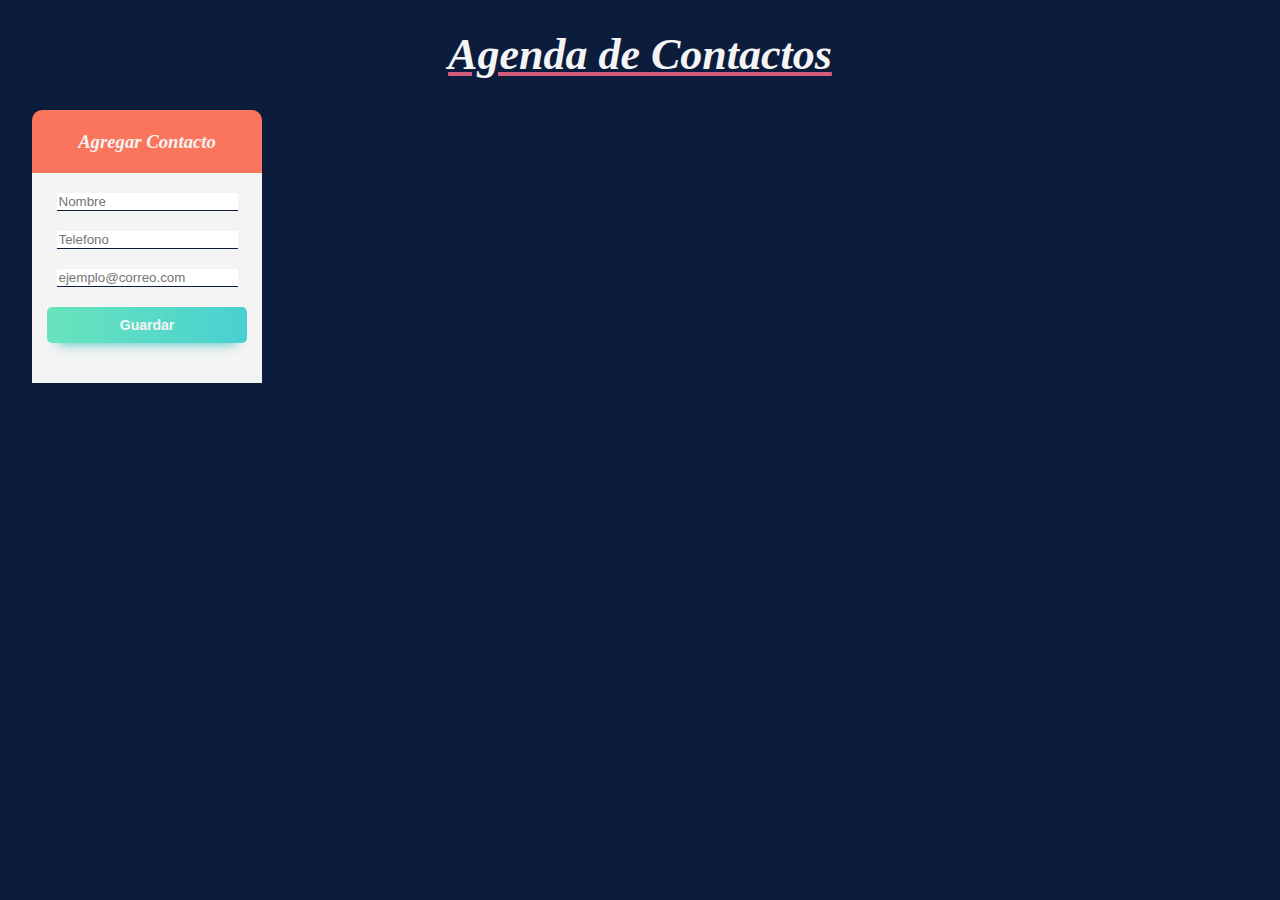
<file: agenda-contactos/index.html>
<!DOCTYPE html>
<html lang="en">
<head>
   <meta charset="UTF-8">
   <meta name="viewport" content="width=device-width, initial-scale=1.0">
   <title>Agenda Contactos</title>
   <link rel="stylesheet" href="./css/estilos.css">
</head>
<body>
   <!-- Barra de Titulo -->
   <header>
      <h1>Agenda de Contactos</h1>
   </header>

   <!-- Contenido de la pagina -->
   <div id="container">
      <!-- formulario -->
   
      <div id="datos">
         <div id="encabezado">
            <h3>Agregar Contacto</h3>
         </div>

         <form id="formulario">
            <input type="text" id="nombre" placeholder="Nombre">
            <input type="text" id="telefono" placeholder="Telefono">
            <input type="email" id="email" placeholder="ejemplo@correo.com">
            <input type="submit" value="Guardar" id="guardar">
         </form>
      </div>
      <!-- espacio de la aegnda -->
      <div id="lista-contactos">
         
      </div>

   </div>

   <script src="./js/script.js"></script>
</body>
</html>
</file>
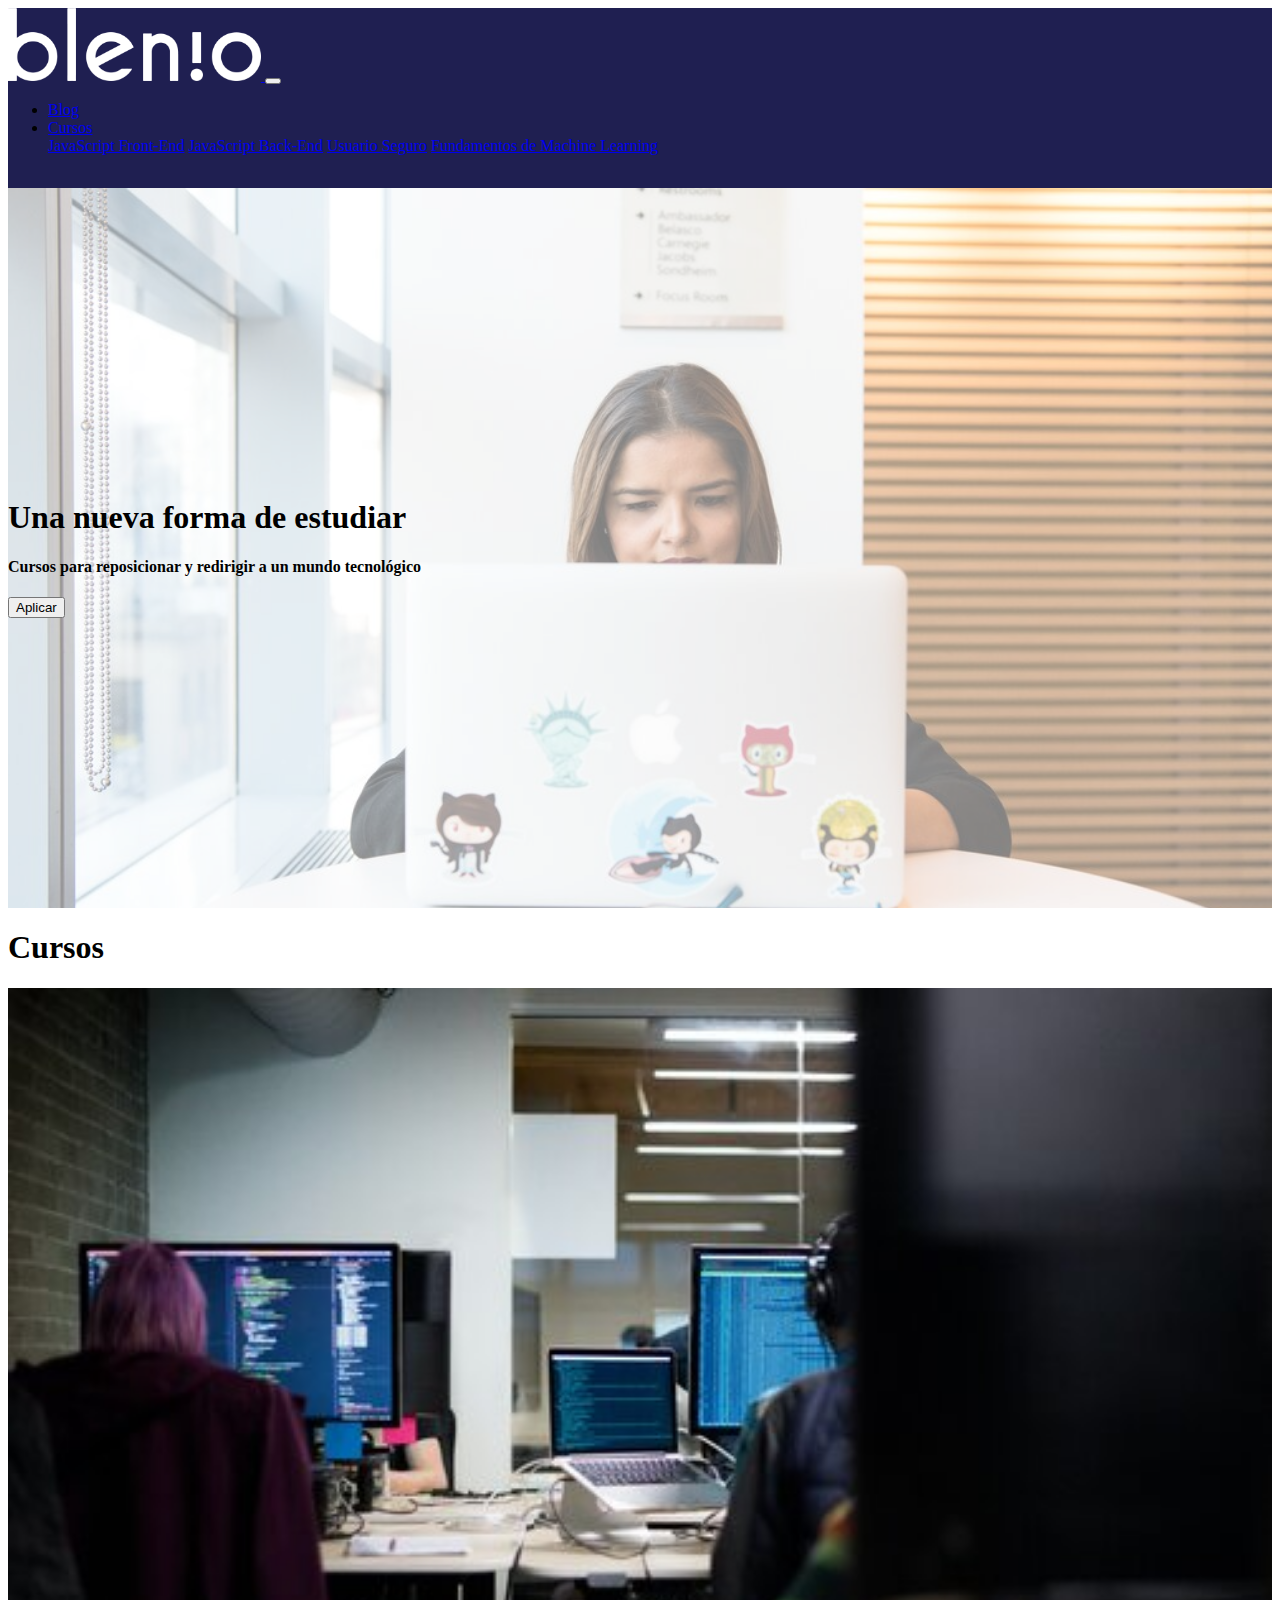
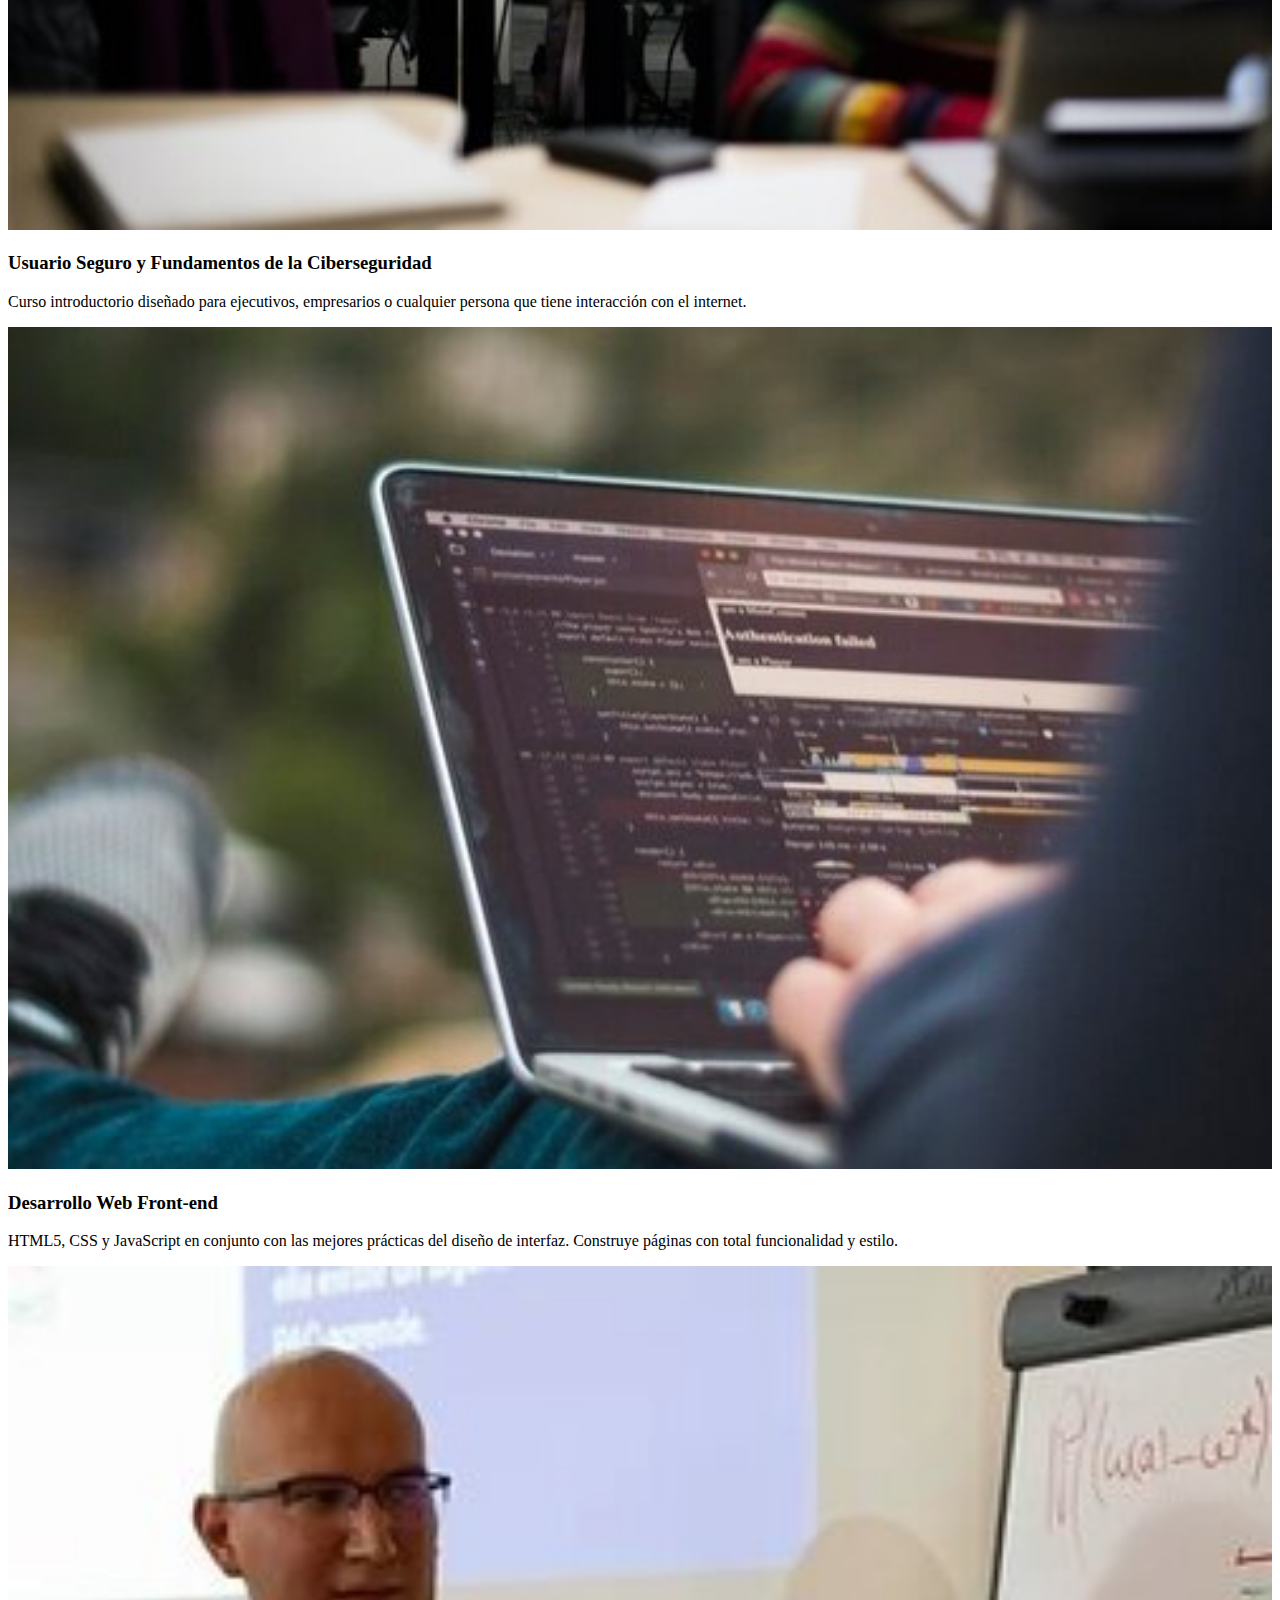
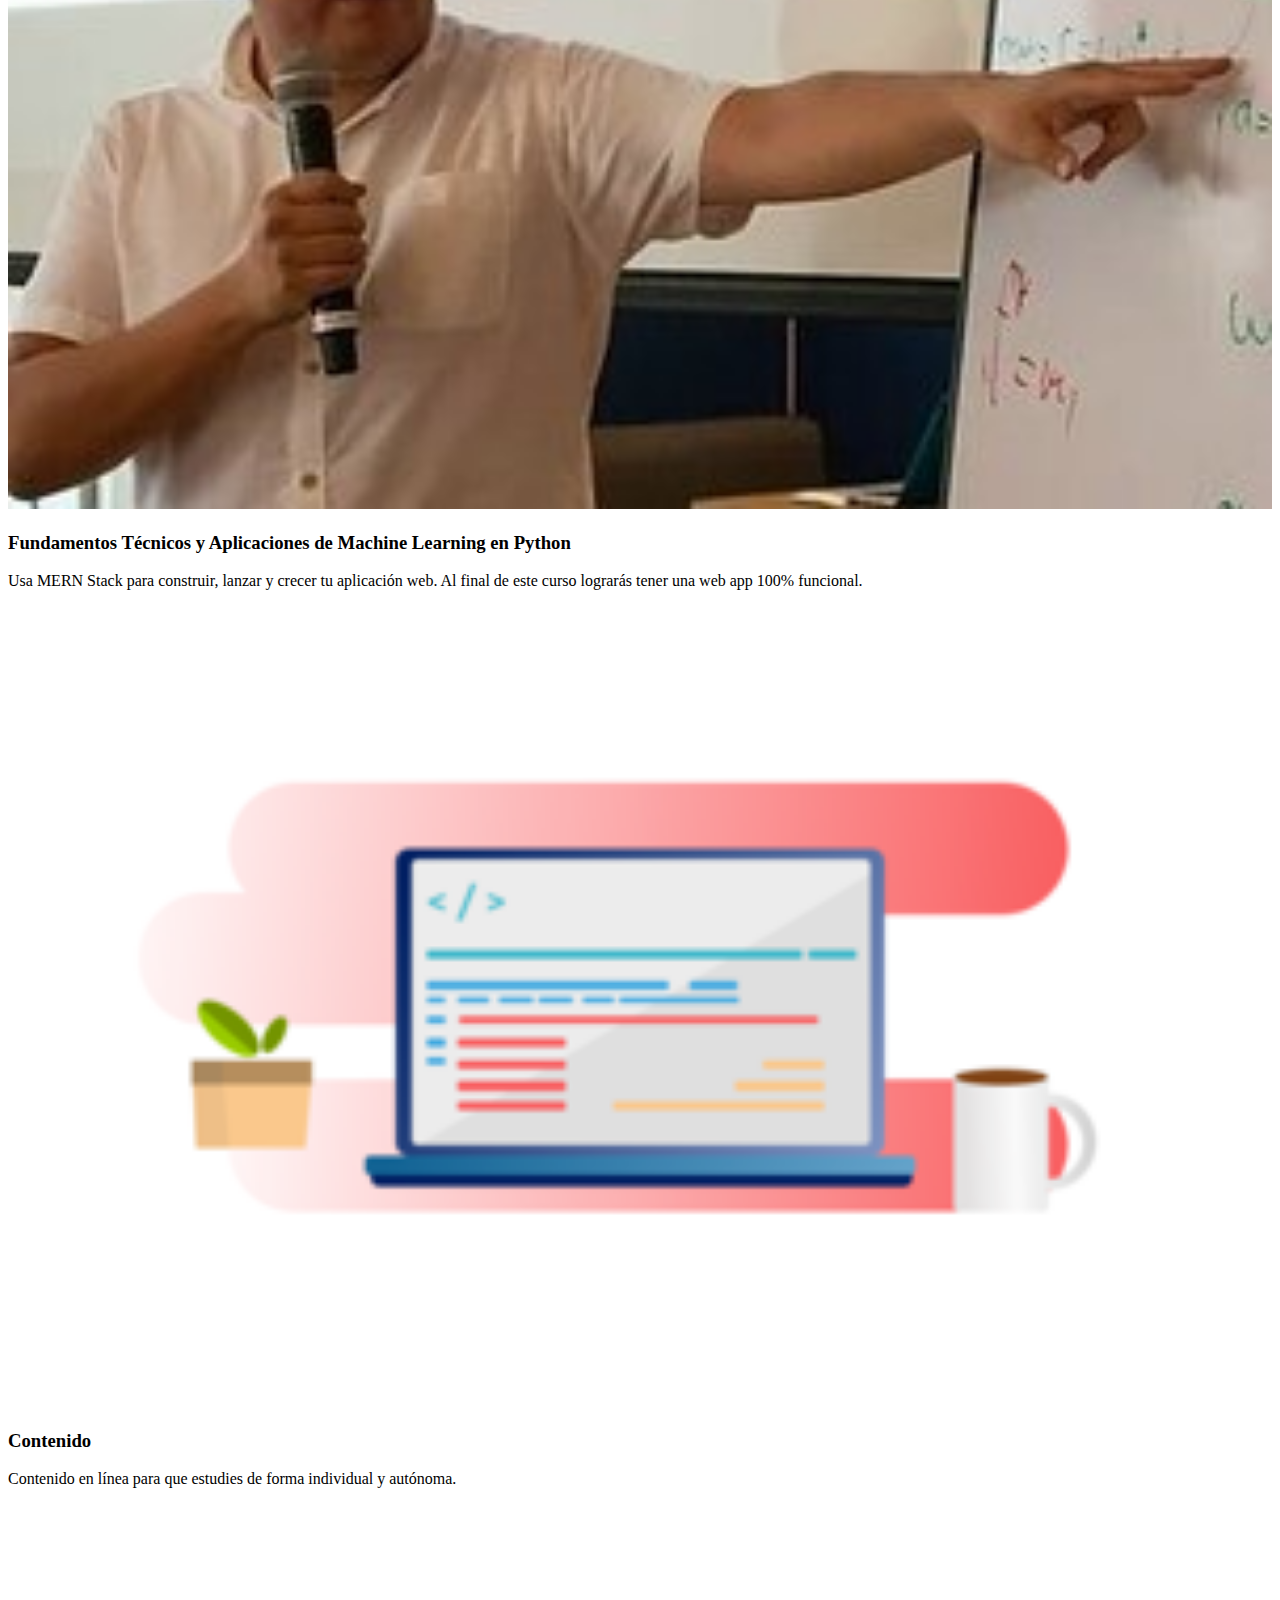
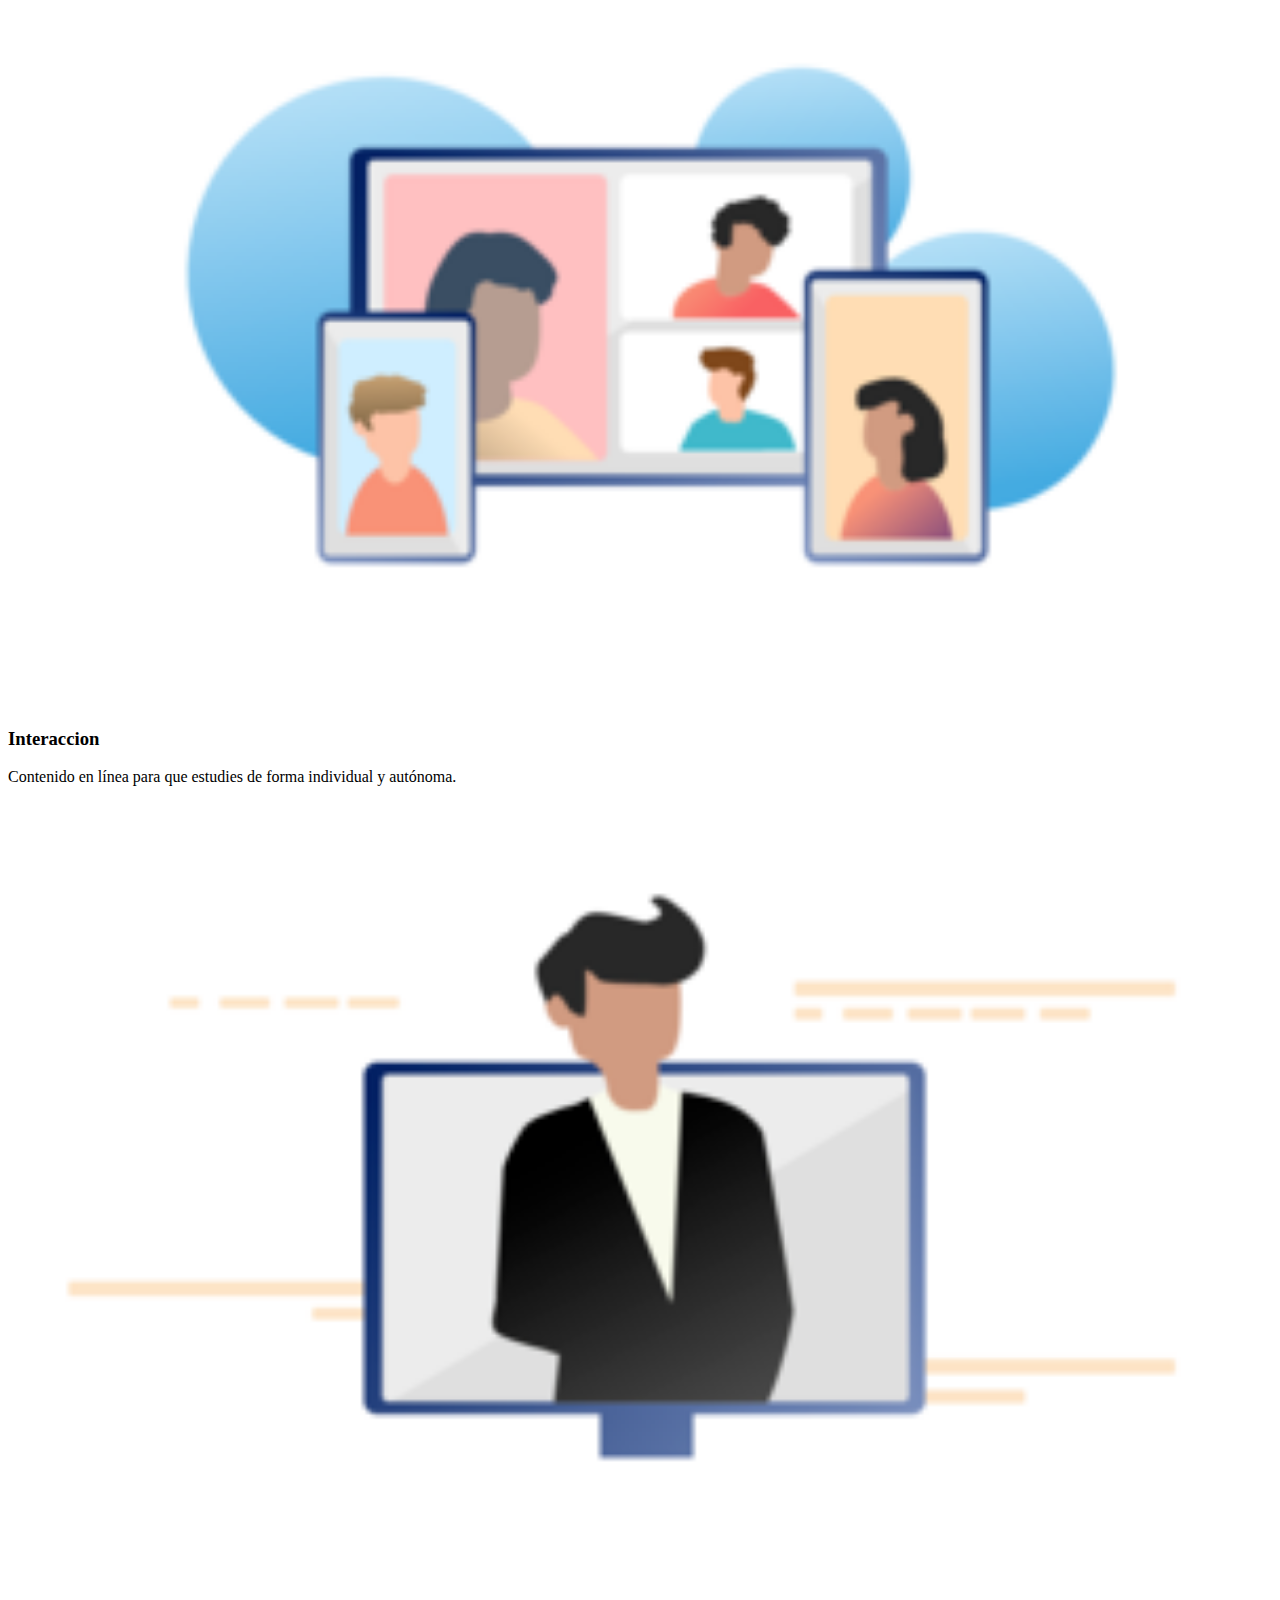
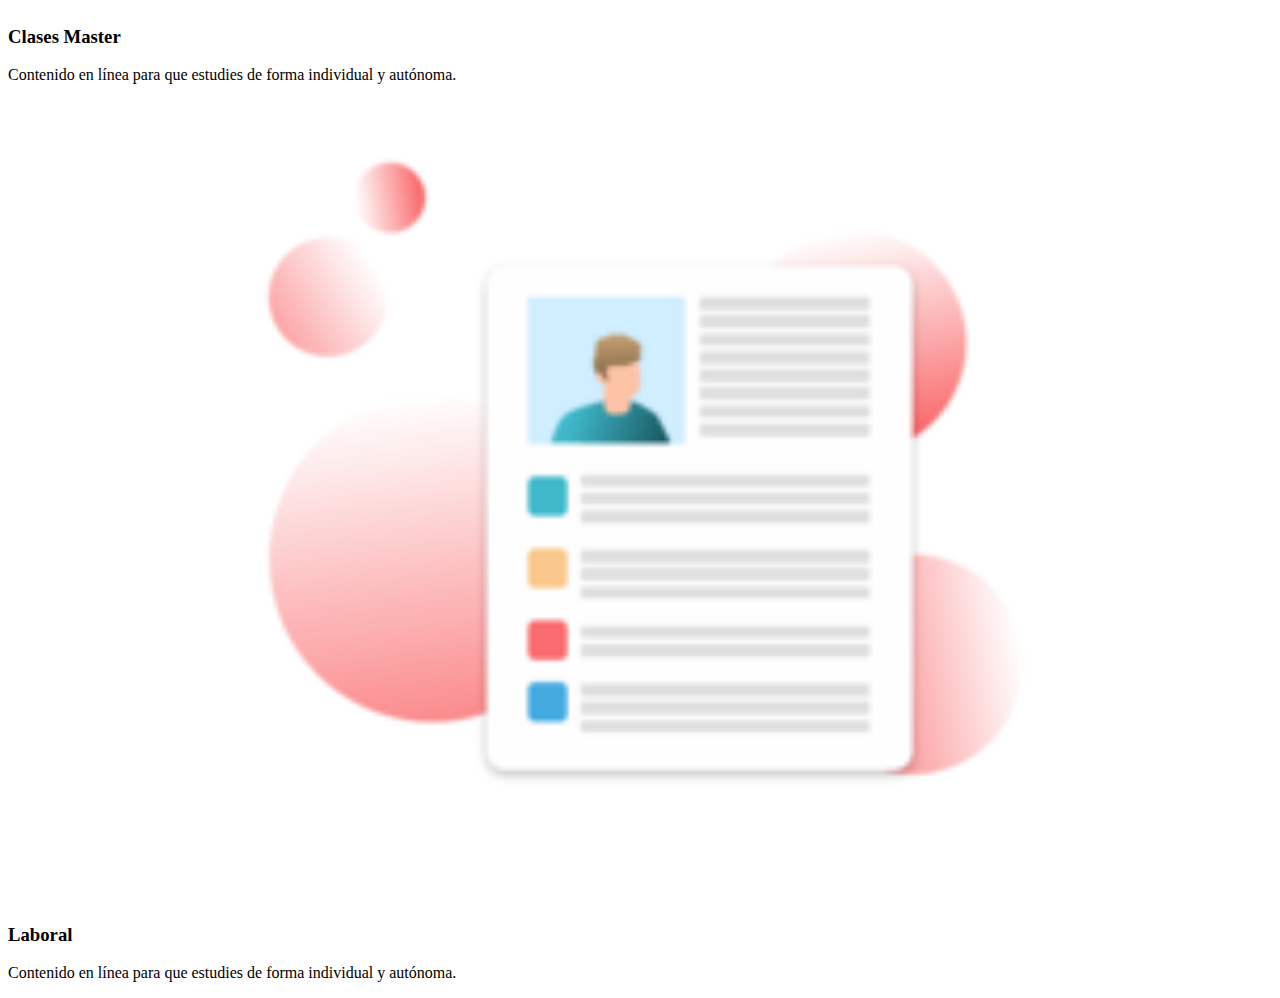
<file: blenio-webSite/index.html>
<!DOCTYPE html>
<html lang="en">
<head>
   <meta charset="UTF-8">
   <meta name="viewport" content="width=device-width, initial-scale=1.0">
   <title>Blenio</title>
   <link rel="stylesheet" href="https://cdn.jsdelivr.net/npm/bootstrap@4.5.3/dist/css/bootstrap.min.css"
      integrity="sha384-TX8t27EcRE3e/ihU7zmQxVncDAy5uIKz4rEkgIXeMed4M0jlfIDPvg6uqKI2xXr2" crossorigin="anonymous">
   <link rel="stylesheet" href="./css/estilos.css">
</head>
<body>
  
      <nav id="navegacion" class="navbar navbar-expand-lg navbar-dark ">
         <div class="container">
            <a class="navbar-brand" href="#">
               <img src="./img/Logoblanco.png" alt="" style="width: 20%">
            </a>
            <button class="navbar-toggler" type="button" data-toggle="collapse" data-target="#navbarSupportedContent"
               aria-controls="navbarSupportedContent" aria-expanded="false" aria-label="Toggle navigation">
               <span class="navbar-toggler-icon"></span>
            </button>
            
            <div class="collapse navbar-collapse" id="navbarSupportedContent">
               <ul class="navbar-nav ml-auto">
                  <li class="nav-item">
                     <a class="nav-link" href="#">Blog</a>
                  </li>
                  <li class="nav-item dropdown">
                     <a class="nav-link dropdown-toggle" href="#" id="navbarDropdown" role="button" data-toggle="dropdown"
                        aria-haspopup="true" aria-expanded="false">
                        Cursos
                     </a>
                     <div class="dropdown-menu" aria-labelledby="navbarDropdown">
                        <a class="dropdown-item" href="#">JavaScript Front-End</a>
                        <a class="dropdown-item" href="#">JavaScript Back-End</a>
                        <a class="dropdown-item" href="#">Usuario Seguro</a>
                        <a class="dropdown-item" href="#">Fundamentos de Machine Learning</a>
                     </div>
                  </li>
               </ul>
            </div>
         </div>
      </nav>

      <header id="encabezado">
         <div class="efecto">
            <div class="container row">
               <div class="col-sm-12">
                  <h1>Una nueva forma de estudiar</h1>
                  <h4>Cursos para reposicionar y redirigir a un mundo tecnológico</h4>
                  <button type="button" class="btn btn-success">Aplicar</button>
               </div>
            </div>
         </div>
      </header>

      <main class="container">
         <h1>Cursos</h1>
         <div class="row">
            <div class="col-sm-12 col-md-6 col-lg-4">
               <img src="./img/curso1.jpg" alt="" class="img-fluid">
               <h3>Usuario Seguro y Fundamentos de la Ciberseguridad</h3>
               <p>Curso introductorio diseñado para ejecutivos, empresarios o cualquier persona que tiene interacción con el internet.
               </p>
            </div>
            <div class="col-sm-12 col-md-6 col-lg-4">
               <img src="./img/curso2.jpg" alt="" class="img-fluid">
               <h3>Desarrollo Web Front-end</h3>
               <p>HTML5, CSS y JavaScript en conjunto con las mejores prácticas del diseño de interfaz. Construye páginas con total funcionalidad y estilo.</p>
            </div>
            <div class="col-sm-12 col-md-6 col-lg-4">
               <img src="./img/curso3.jpg" alt="" class="img-fluid">
               <h3>Fundamentos Técnicos y Aplicaciones de Machine Learning en Python</h3>
               <p>Usa MERN Stack para construir, lanzar y crecer tu aplicación web. Al final de este curso lograrás tener una web app 100% funcional.</p>
            </div>
         </div>
      </main>

      <article class="container">
         <div class="row">
            <div class="col-sm-12 col-md-6 col-lg-3">
               <img src="./img/caracteristicas1.png" alt="">
               <h3>Contenido</h3>
               <p>Contenido en línea para que estudies de forma individual y autónoma.</p>
            </div>
            <div class="col-sm-12 col-md-6 col-lg-3">
               <img src="./img/caracteristicas2.png" alt="">
               <h3>Interaccion</h3>
               <p>Contenido en línea para que estudies de forma individual y autónoma.</p>
            </div>
            <div class="col-sm-12 col-md-6 col-lg-3">
               <img src="./img/caracteristicas3.png" alt="">
               <h3>Clases Master</h3>
               <p>Contenido en línea para que estudies de forma individual y autónoma.</p>
            </div>
            <div class="col-sm-12 col-md-6 col-lg-3">
               <img src="./img/caracteristicas4.png" alt="">
               <h3>Laboral</h3>
               <p>Contenido en línea para que estudies de forma individual y autónoma.</p>
            </div>
         </div>
      </article>


   <script src="https://code.jquery.com/jquery-3.5.1.slim.min.js"
      integrity="sha384-DfXdz2htPH0lsSSs5nCTpuj/zy4C+OGpamoFVy38MVBnE+IbbVYUew+OrCXaRkfj" crossorigin="anonymous"></script>
   <script src="https://cdn.jsdelivr.net/npm/bootstrap@4.5.3/dist/js/bootstrap.bundle.min.js"
      integrity="sha384-ho+j7jyWK8fNQe+A12Hb8AhRq26LrZ/JpcUGGOn+Y7RsweNrtN/tE3MoK7ZeZDyx" crossorigin="anonymous"></script>
</body>
</html>
</file>
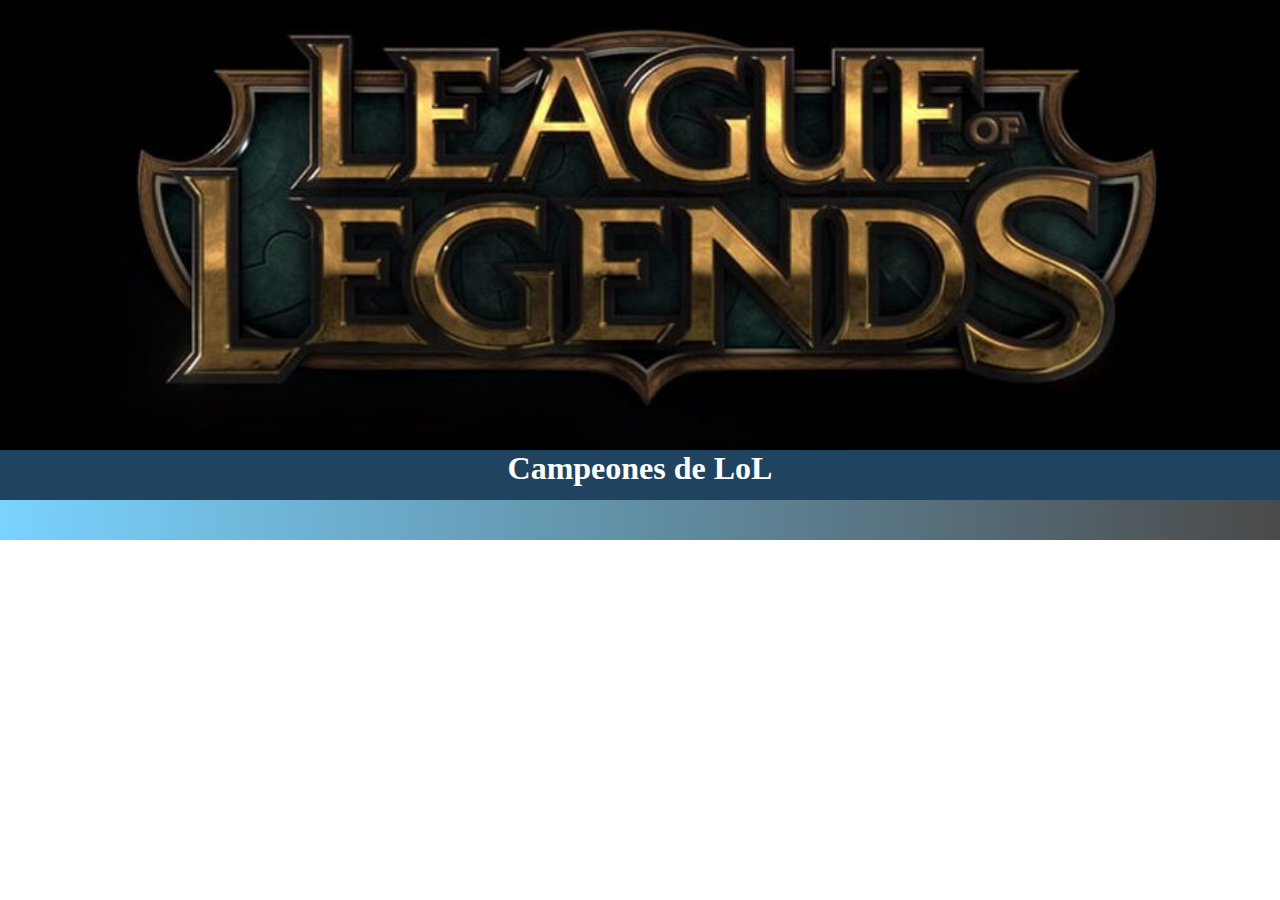
<file: champions-lol/index.html>
<!DOCTYPE html>
<html lang="en">
  <head>
    <meta charset="UTF-8" />
    <meta name="viewport" content="width=device-width, initial-scale=1.0" />
    <title>Consumir API con Fetch</title>
    <link rel="stylesheet" href="styles.css" />
  </head>
  <body>

    <div class="logo-LoL"></div>
    <h1>Campeones de LoL</h1>
    <div class="campeon"></div>
    
    <script src="funciones.js"></script>
  </body>
</html>
</file>
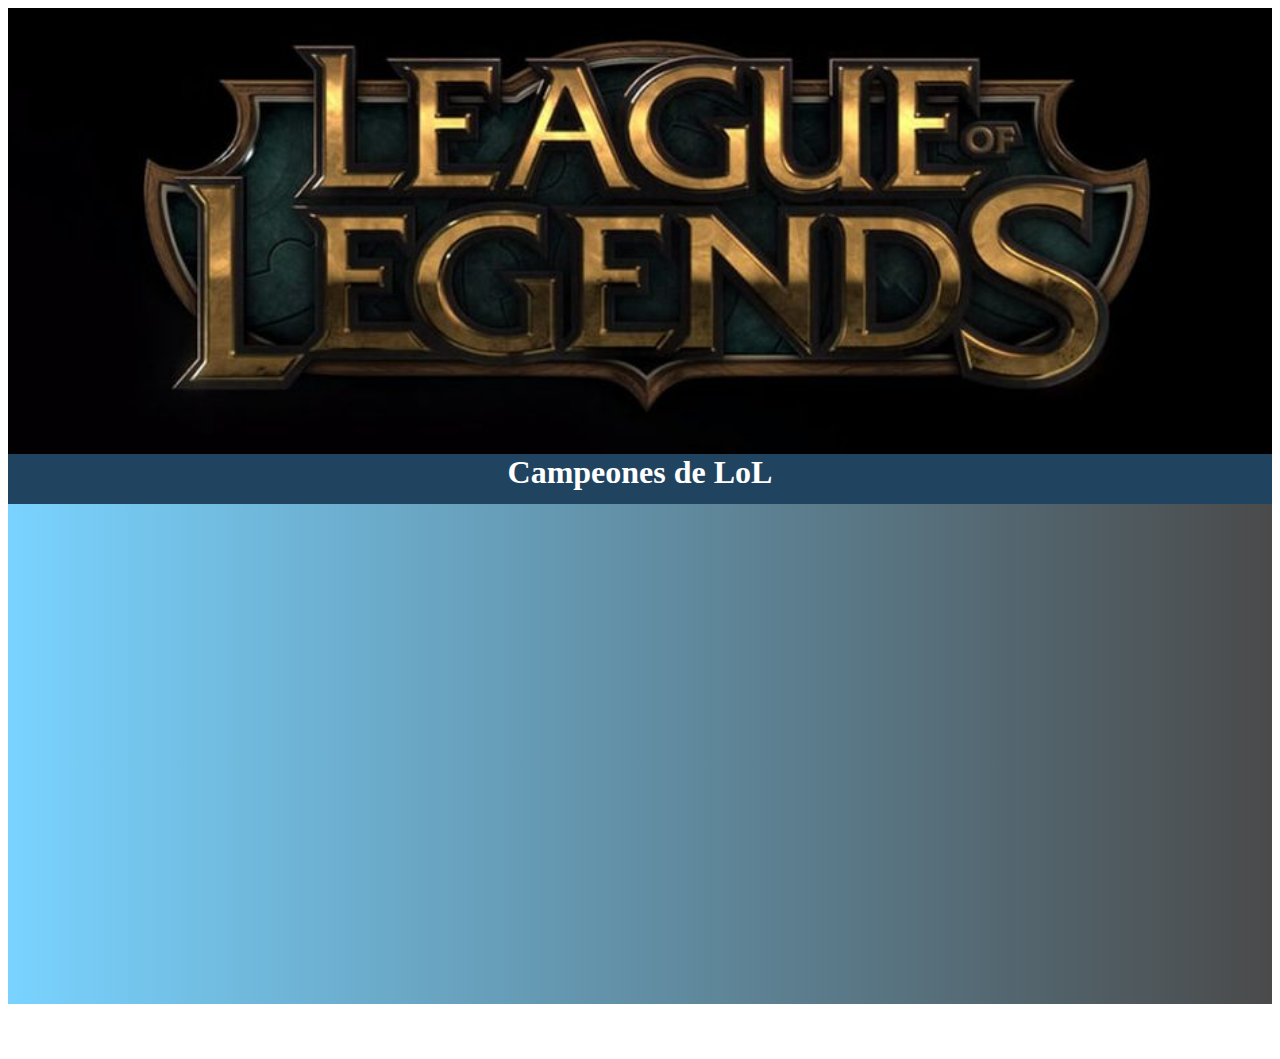
<file: champios-lol/index.html>
<!DOCTYPE html>
<html lang="en">
  <head>
    <meta charset="UTF-8" />
    <meta name="viewport" content="width=device-width, initial-scale=1.0" />
    <title>Consumir API con Fetch</title>
    <link rel="stylesheet" href="styles.css" />
  </head>
  <body>
    <div class="contenedor"></div>
    <h1>Campeones de LoL</h1>
    <div class="campeon"></div>
    
    <script src="funciones.js"></script>
  </body>
</html>
</file>
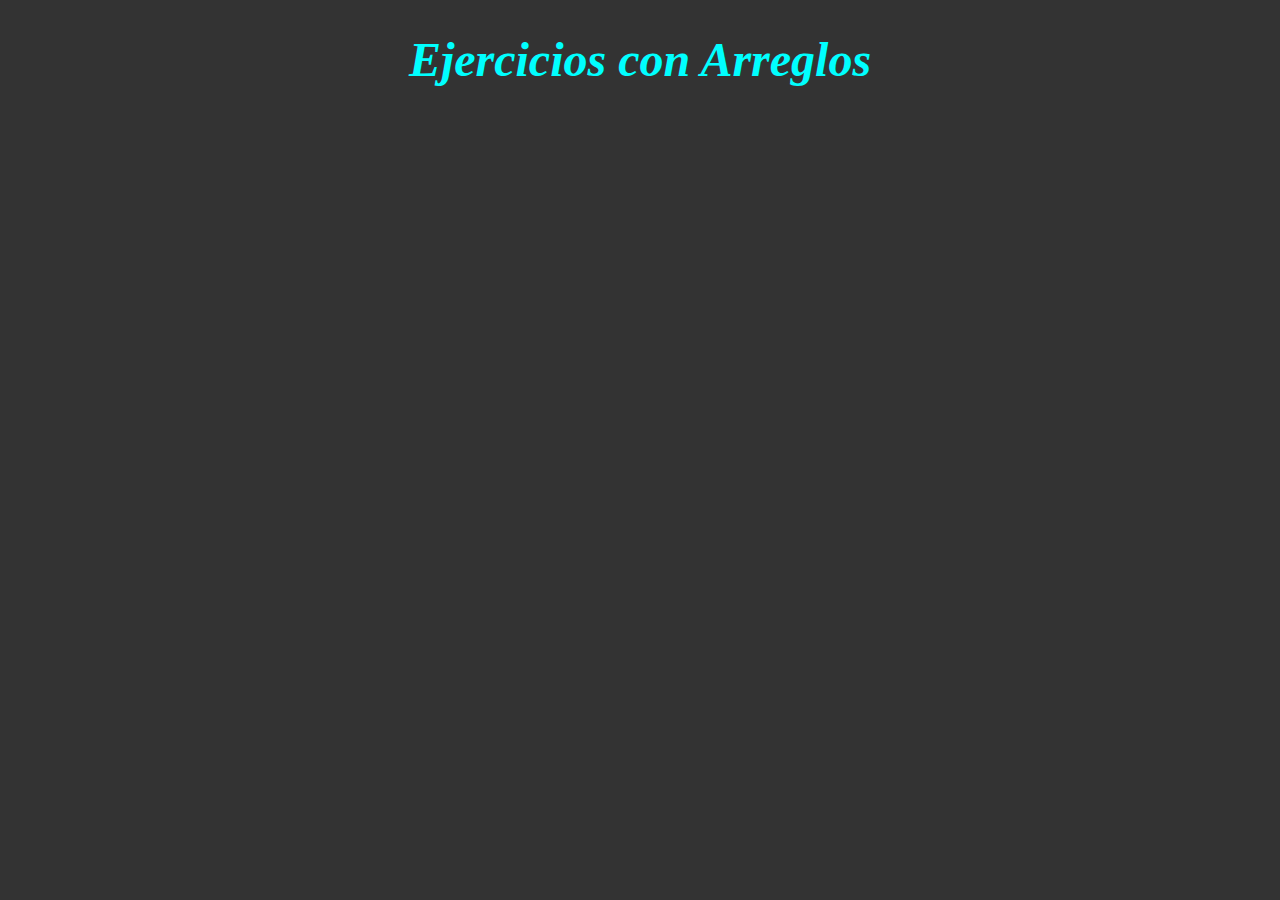
<file: ejercicios_arreglos/index.html>
<!DOCTYPE html>
<html lang="en">
<head>
   <meta charset="UTF-8">
   <meta name="viewport" content="width=device-width, initial-scale=1.0">
   <title>Document</title>
   <style>
      body{
         background-color: #333;
      }
      h1{
         text-align: center;
         font-family: Cambria, Cochin, Georgia, Times, 'Times New Roman', serif;
         font-style: oblique;
         font-size: 3em;
         color: aqua;
      }
   </style>
</head>
<body>
   <h1>Ejercicios con Arreglos</h1>
   <script>
      const array = [
            {
               username: "john",
               team: "red",
               score: 5,
               items: ["ball", "book", "pen"]
            },
            {
               username: "becky",
               team: "blue",
               score: 10,
               items: ["tape", "backpack", "pen"]
            },
            {
               username: "susy",
               team: "red",
               score: 55,
               items: ["ball", "eraser", "pen"]
            },
            {
               username: "tyson",
               team: "green",
               score: 1,
               items: ["book", "pen"]
            },
         ];

   </script>
</body>
</html>
</file>
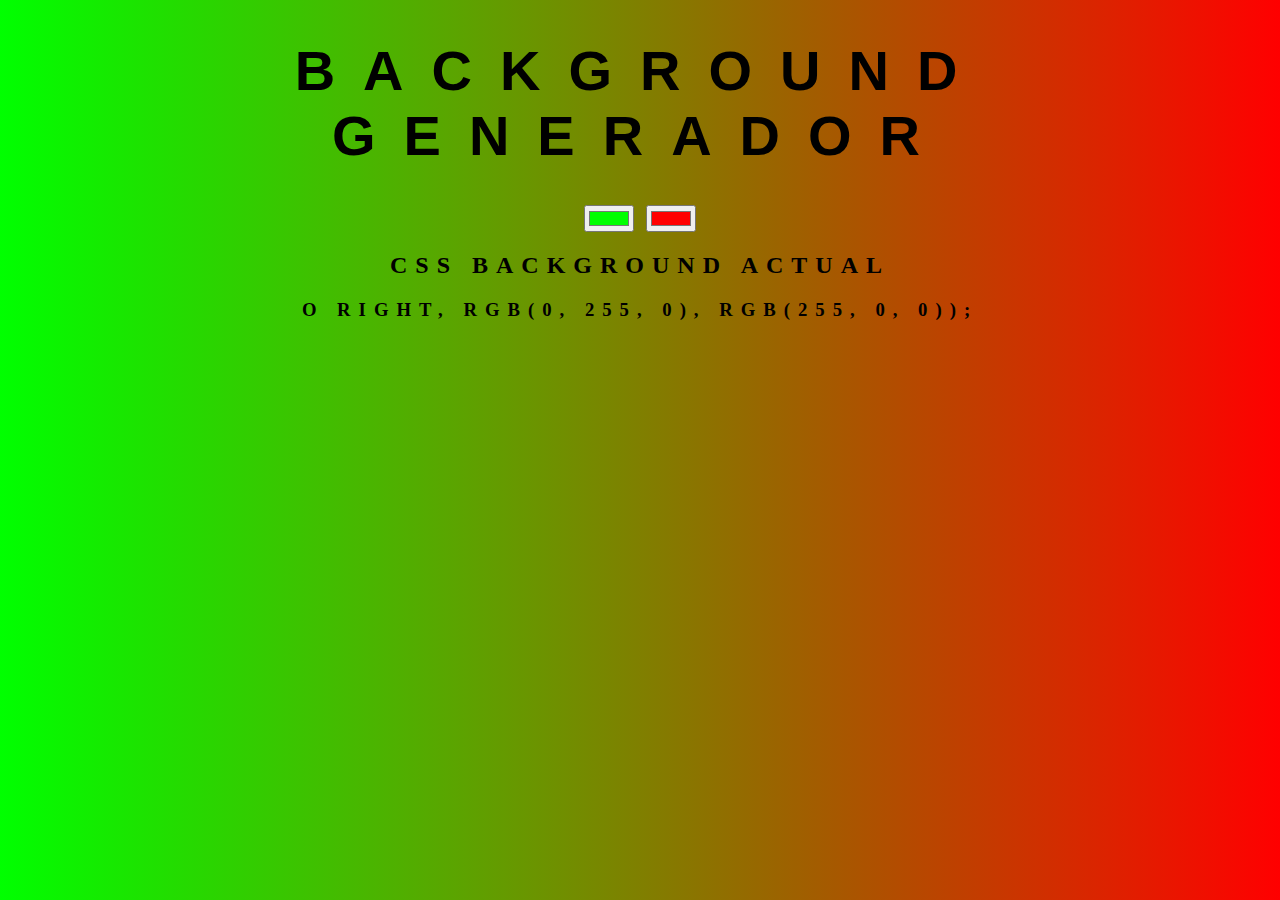
<file: generador-background/index.html>
<!DOCTYPE html>
<html lang="en">
<head>
   <meta charset="UTF-8">
   <meta name="viewport" content="width=device-width, initial-scale=1.0">
   <title>Gradient Background</title>
   <link rel="stylesheet" href="./styles.css">
   
</head>
<body id="gradient">
   <h1>Background Generador</h1>
   <input type="color" class="color1" name="color1" value="#00ff00">
   <input type="color" class="color2" name="color2" value="#ff0000">
   <h2>CSS Background Actual</h2>
   <h3></h3>

   <script src="./script.js" defer></script>
</body>
</html>
</file>
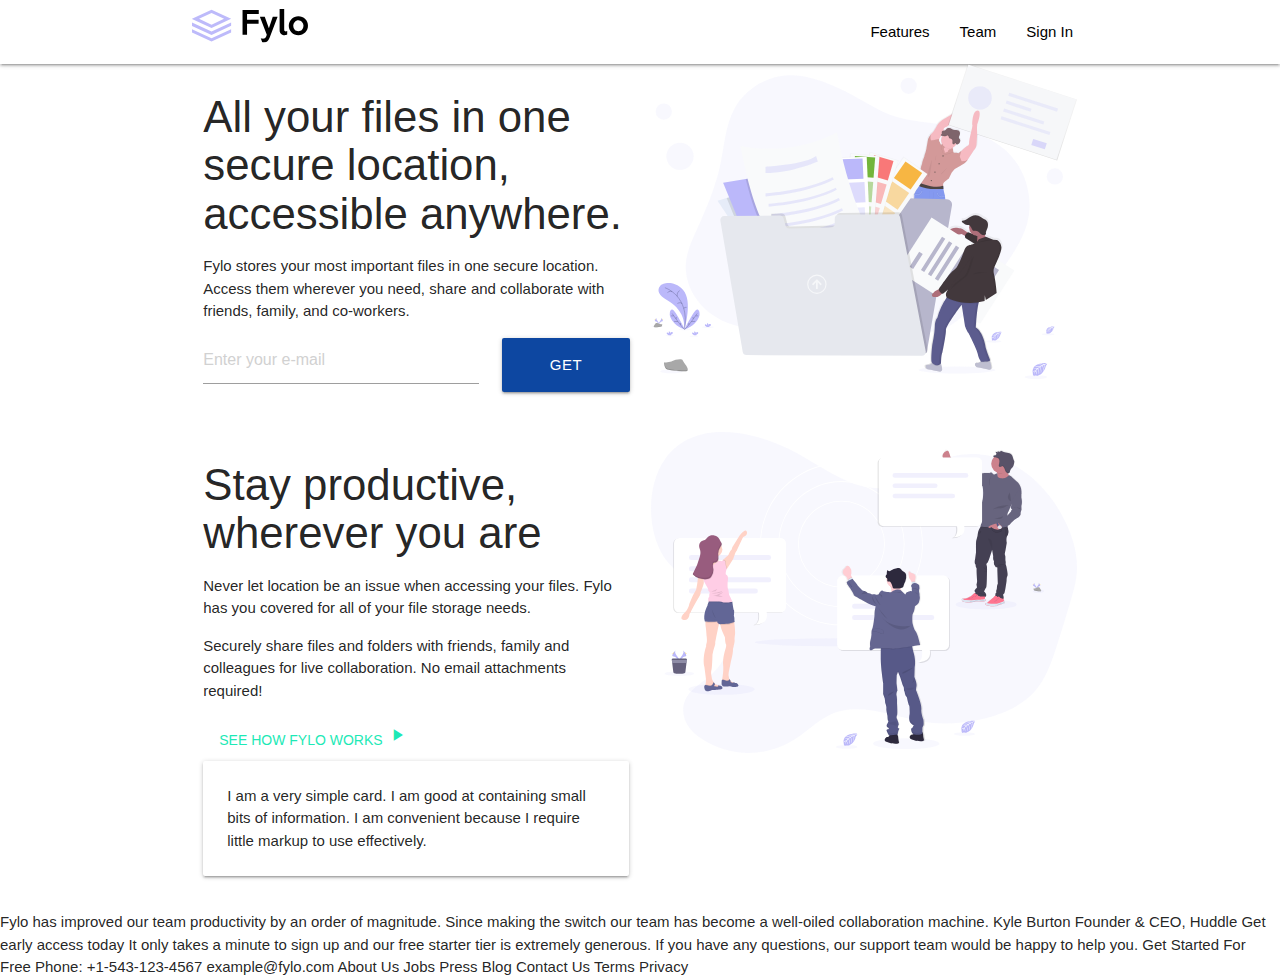
<file: landing-materialize/index.html>
<!DOCTYPE html>
<html lang="en">
<head>
  <meta charset="UTF-8">
  <meta name="viewport" content="width=device-width, initial-scale=1.0"> <!-- displays site properly based on user's device -->
  <link rel="icon" type="image/png" sizes="32x32" href="./images/favicon-32x32.png">
  <title>Frontend Mentor | Fylo landing page with two column layout</title>
  <!-- Compiled and minified CSS -->
  <link rel="stylesheet" href="https://cdnjs.cloudflare.com/ajax/libs/materialize/1.0.0/css/materialize.min.css">
  <!-- iconos -->
  <link href="https://fonts.googleapis.com/icon?family=Material+Icons" rel="stylesheet">
</head>
<body>
  <nav class="nav-wrapper white">
    <div class="container">
      <a href="#!" class="brand-logo">
        <img src="./images/logo.svg" alt="" style="width: 70%;">
      </a>
      <a href="#" data-target="mobile-demo" class="sidenav-trigger"><i class="material-icons black-text">menu</i></a>
      <ul class="right hide-on-med-and-down">
        <li><a class="black-text" href="#">Features</a></li>
        <li><a class="black-text" href="#">Team</a></li>
        <li><a class="black-text" href="#">Sign In</a></li>
      </ul>
    </div>
  </nav>

  <ul class="sidenav" id="mobile-demo">
    <li><a href="#">Features</a></li>
    <li><a href="#">Team</a></li>
    <li><a href="#">Sign In</a></li>
  </ul>

  <!-- Bloque 1 -->
  <div class="row">
    <div class="container">
      <!-- Columna de Texto -->
      <div class="col s12 l6">
          <h3>All your files in one secure location, accessible anywhere.</h3>
          
          <p>Fylo stores your most important files in one secure location.
          Access them wherever you need, share and collaborate with friends,
          family, and co-workers.</p>
          
          <div class="row">
            <div class="col s12 l8">
                <input placeholder="Enter your e-mail" id="first_name" type="text" class="validate">
            </div>
            <div class="col s12 l4">
              <a class="waves-effect waves-light btn-large blue darken-4">Get Started</a>
            </div>
          </div>
      </div>
      <!-- Columna de Imagen -->
      <div class="col s12 l6">
        <img src="./images/illustration-1.svg" alt="Ilustracion 1" class="responsive-img">
      </div>
    </div>
  </div>

  <!-- Bloque 2 -->
  <div class="row">
    <div class="container">
      <!-- Columna Texto -->
      <div class="col s12 l6">
        <h3>Stay productive, wherever you are</h3>
        <p>Never let location be an issue when accessing your files. Fylo has you
        covered for all of your file storage needs.</p>

        <p>Securely share files and folders with friends, family and colleagues for
        live collaboration. No email attachments required!</p>

        <a class="waves-effect waves-teal btn-flat teal-text text-accent-3">See how Fylo works <i class="material-icons">play_arrow</i></a>
        
        <!-- card -->
        <div class="card">
          <div class="card-content">
            <p>I am a very simple card. I am good at containing small bits of information. I am convenient because I require
              little markup to use effectively.</p>
          </div>
          <div class="card-tabs">
            
          </div>
        </div>
      </div>
      <!-- columna Imagen -->
      <div class="col s12 l6">
        <img src="./images/illustration-2.svg" alt="Ilustracion 2" class="responsive-img">
      </div>
    </div>
  </div>

 

  

  

  

  Fylo has improved our team productivity by an order of magnitude. Since 
  making the switch our team has become a well-oiled collaboration machine.

  Kyle Burton
  Founder & CEO, Huddle

  Get early access today

  It only takes a minute to sign up and our free starter tier is extremely generous. 
  If you have any questions, our support team would be happy to help you.

  Get Started For Free

  Phone: +1-543-123-4567
  example@fylo.com

  About Us
  Jobs
  Press
  Blog

  Contact Us
  Terms
  Privacy

  <!-- Compiled and minified JavaScript -->
  <script src="https://cdnjs.cloudflare.com/ajax/libs/materialize/1.0.0/js/materialize.min.js"></script>
  <script>
    document.addEventListener('DOMContentLoaded', function() {
    var elems = document.querySelectorAll('.sidenav');
    var instances = M.Sidenav.init(elems);
    });
  </script>
</body>
</html>
</file>
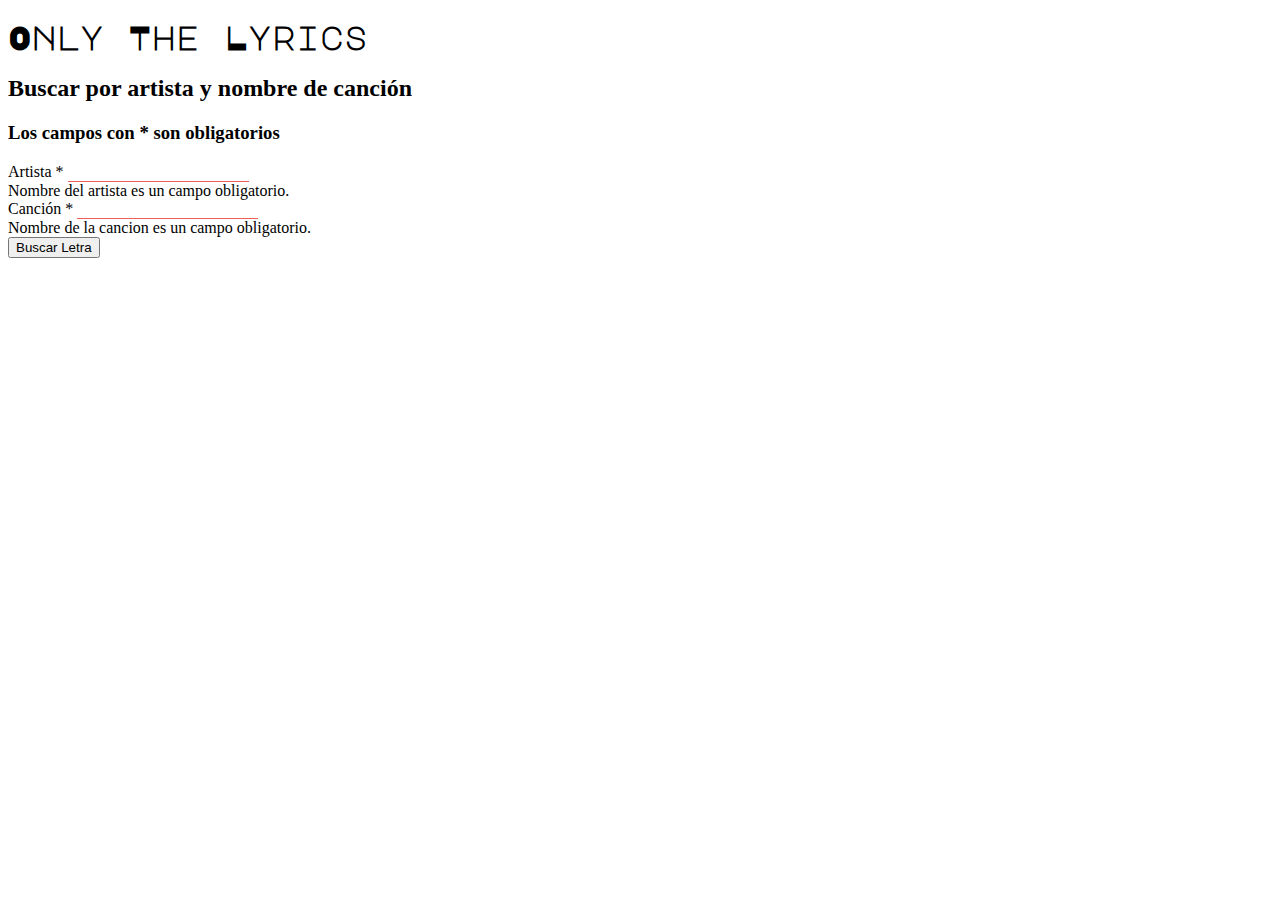
<file: songs-lyrics/index.html>
<!DOCTYPE html>
<html lang="en">
<head>
   <meta charset="UTF-8">
   <meta name="viewport" content="width=device-width, initial-scale=1.0">
   <title>Lyrics 🤘 </title>
   <link rel="stylesheet" href="https://bootswatch.com/4/slate/bootstrap.min.css">
   <link rel="stylesheet" href="./css/estilos.css">
</head>
<body>
   <div class="container">
      <h1 class="text-center my-5 text-danger">Only The Lyrics</h1>
   </div>

   <div class="container">
      <div class="row">
         <!-- Columna 1 Formulario-->
         <div class="col-sm-12 col-lg-6">
            <h2>Buscar por artista y nombre de canción</h2>
            <h3 class="mb-5">Los campos con <span class="text-danger">*</span> son obligatorios</h3>
            <!-- Form with validation -->
            <form id='formulario' class="needs-validation" novalidate>
               <div class="form-row">
                  <label for="validationCustom03">Artista <span class="text-danger">*</span></label>
                  <input type="text" class="form-control" id="validationCustom01" required>
                  <div class="invalid-feedback">
                     Nombre del artista es un campo obligatorio.
                  </div>
               </div>
               <div class="form-row my-5">
                  <label for="validationCustom03">Canción <span class="text-danger">*</span></label>
                  <input type="text" class="form-control" id="validationCustom02" required>
                  <div class="invalid-feedback">
                     Nombre de la cancion es un campo obligatorio.
                  </div>
               </div>
               <button class="btn btn-danger my-2" type="submit">Buscar Letra</button>
            </form>
         </div>  
         <!-- Columna 2 Letra -->
         <div class="col-sm-12 col-lg-5">
            <div id="lyrics" class="container text-white">
               
            </div>
         </div>
      </div>
   </div>


   <!--Bootstrap-->
   <script src="https://code.jquery.com/jquery-3.5.1.slim.min.js"
      integrity="sha384-DfXdz2htPH0lsSSs5nCTpuj/zy4C+OGpamoFVy38MVBnE+IbbVYUew+OrCXaRkfj" crossorigin="anonymous"></script>
   <script src="https://cdn.jsdelivr.net/npm/bootstrap@4.5.3/dist/js/bootstrap.bundle.min.js"
      integrity="sha384-ho+j7jyWK8fNQe+A12Hb8AhRq26LrZ/JpcUGGOn+Y7RsweNrtN/tE3MoK7ZeZDyx" crossorigin="anonymous"></script>

      <!-- Propios -->
    <script src="./js/bootstrap.js"></script>
    <script src="./js/script.js"></script>
</body>
</html>
</file>
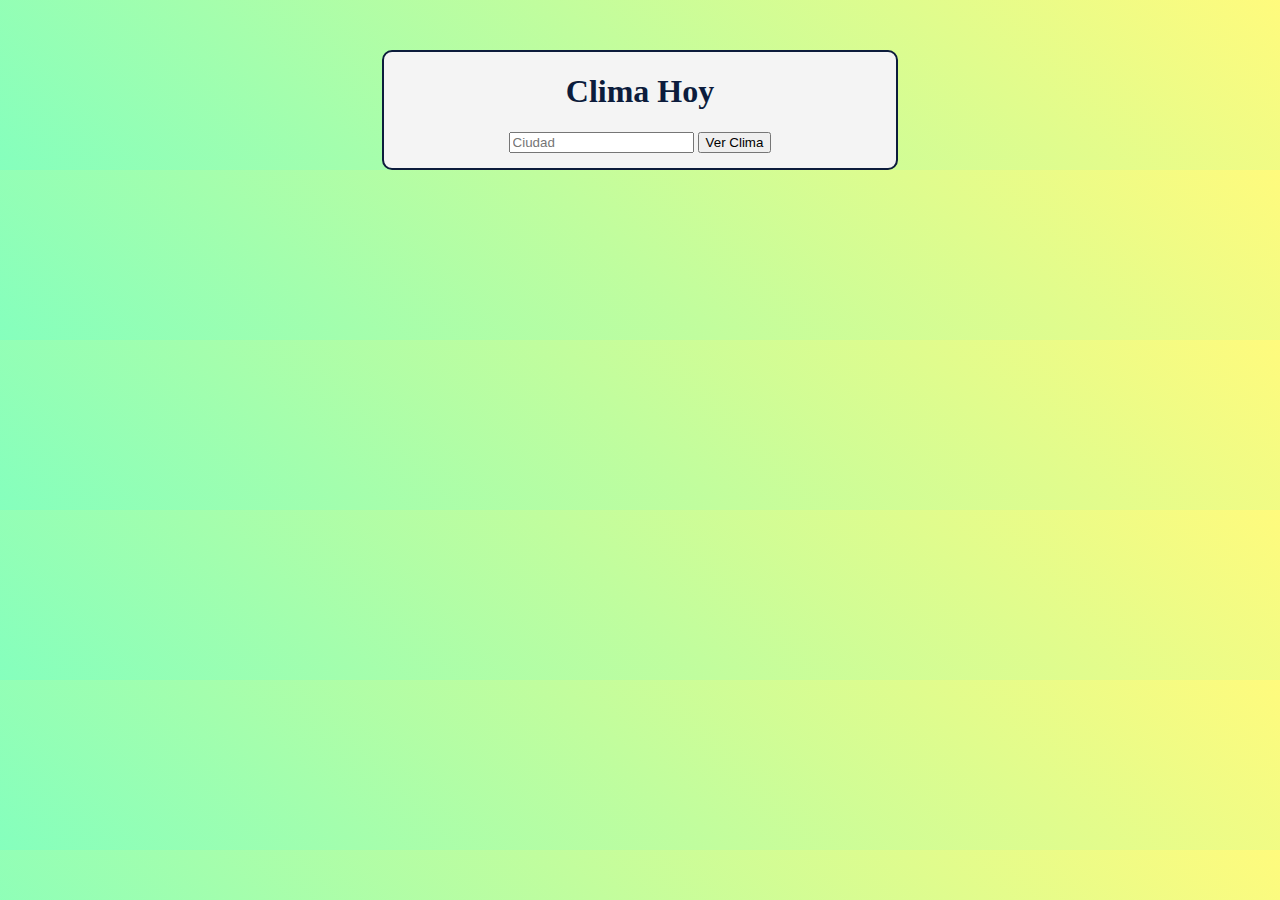
<file: weather-app/index.html>
<!DOCTYPE html>
<html lang="en">
<head>
   <meta charset="UTF-8">
   <meta name="viewport" content="width=device-width, initial-scale=1.0">
   <title>Weather Blenio App</title>
   <link rel="stylesheet" href="./css/estilos.css">
</head>
<body>
   <main id="tarjeta">
      <h1>Clima Hoy</h1>
      <div id="datos"></div>
      <input type="text" placeholder="Ciudad" id="ciudad">
      <button>Ver Clima</button>
   </main>

   <script src="./js/script.js"></script>
</body>
</html>
</file>
<file: agenda-contactos/css/estilos.css>
body{
   margin: 0;
   padding: 0;
   box-sizing: border-box;
   font-family: Cambria, Cochin, Georgia, Times, 'Times New Roman', serif;
   background-color: #0C1C3C;
   color: #f4f4f4;
}
/* Encabezado */
header{
   text-align: center;
   font-size: 22px;
   font-style: oblique;
   text-decoration: underline;
   text-decoration-color: #D25C79;
}
/* contenedor principal */
#container{
   /* border: solid #fff 2px; */
   display: flex;
   width: 95%;
   margin: 0 auto;
}
/* Seccion de datos */
#datos{
   max-height: 200px;
}
#encabezado{
   background-color: #fa755b;
   border-radius: 10px 10px 0 0;
   padding: 2px 0;
   text-align: center;
   font-style: oblique;
}
form{
   display: flex;
   flex-direction: column;
   align-items: center;
   justify-content: center;
   background-color: #f4f4f4;
   padding: 15px;
   height: 180px;
   width: 200px;
}
form > input{
   margin-bottom: 20px;
   border: none;
   border-bottom: solid #0C1C3C 1px;
}
#guardar{
   border: none;
   background: linear-gradient(to right, #68E4BC 0%, #4AD0D1 99%);
   border-radius: 5px;
   font-size: 14px;
   padding: 10px;
   font-weight: bold;
   width: 100%;
   cursor: pointer;
   color: #f4f4f4;
   box-shadow: 0 12px 12px -11px #0db4afb8;
}
/* Tarjeta */
#lista-contactos{
   display: flex;
   flex-wrap: wrap;
}
.tarjeta{
   margin: 10px;
   background-color: #f4f4f4;
   padding: 10px;
   border-radius: 10px;
   color: #0C1C3C;
}
#eliminar{
   border: none;
   background: linear-gradient(to right, #e46868 0%, #d14a4a 99%);
   border-radius: 5px;
   font-size: 12px;
   padding: 10px;
   font-weight: bold;
   width: 100%;
   cursor: pointer;
   color: #f4f4f4;
}
</file>
<file: blenio-webSite/css/estilos.css>
#navegacion{
   height: 20vh;
   background-color: #1f1f51;
}
#encabezado{
   background-image: url(../img/fondo.jpg);
   background-size: cover;
   height: 80vh;
   position: relative;
}
.efecto{
   background-color: rgba(255, 255, 255, 0.5);
   position: absolute;
   top: 0;
   left: 0;
   width: 100%;
   height: 100%;
   display: flex;
   align-items: center;
}
img{
   width: 100%;
}
</file>
<file: champions-lol/styles.css>
*{
  margin: 0;
  padding: 0;
  box-sizing: border-box;
}
h1 {
  text-align: center;
  background-color: #20445f;
  color: white;
  height: 50px;
}
.logo-LoL {
  padding: 100px auto;
  height: 450px;
  background-image: url(logo.jpg);
  background-size: cover;
  background-repeat: no-repeat;
  background-position: center;
}
.campeon {
  display: flex;
  flex-wrap: wrap;
  justify-content: space-evenly;
  padding: 20px;
  background: linear-gradient(to right, rgb(121, 211, 255), rgb(74, 74, 74))
  repeat scroll 0% 0%;
}
.tarjeta {
  width: 300px;
  height: 400px;
  margin-top: 20px;
  border-radius: 5px;
  border: solid 3px red;
  background-color: black;
  color: wheat;
  display: flex;
  flex-direction: column;
  align-items: center;
  justify-content: center;
}
.tarjeta>img{
  width: 80%;
}
</file>
<file: champios-lol/styles.css>
h1 {
  text-align: center;
  background-color: #20445f;
  color: white;
  position: relative;
  bottom: 25px;
  height: 50px;
}

.contenedor {
  padding: 100px auto;
  height: 450px;
  background-image: url(logo.jpg);
  background-size: cover;
  background-repeat: no-repeat;
  background-position: center;
}

.campeon {
  display: flex;
  justify-content: space-evenly;
  height: 500px;
  position: relative;
  bottom: 47px;
  background: linear-gradient(to right, rgb(121, 211, 255), rgb(74, 74, 74))
  repeat scroll 0% 0%;
}

.tarjeta {
  width: 300px;
  height: 400px;
  margin-top: 10px;
  border-radius: 5px;
  border: solid 3px red;
  background-color: black;
  color: wheat;
  display: flex;
  flex-direction: column;
  align-items: center;
  justify-content: center;
}
.tarjeta>img{
  width: 80%;
}
</file>
<file: generador-background/styles.css>
body{
	font: 'Releway', sans-serif;
	color: rbga(0,0,0,.5);
	text-align: center;
	text-transform: uppercase;
	letter-spacing: .5em;
	top: 15%;
	background: linear-gradient(to right, #00ff00, #ff0000);
}
h1{
   font: 600 3.5em 'Releway', sans-serif;
	color: rbga(0,0,0,.5);
	text-align:center;
	text-transform: uppercase;
	letter-spacing: .5em;
	width: 100%;
}
input{
   cursor: pointer;
}
</file>
<file: songs-lyrics/css/estilos.css>
@import url('https://fonts.googleapis.com/css2?family=Major+Mono+Display&display=swap');

h1{
   font-family: 'Major Mono Display', monospace;
}

.form-control{
   background-color: transparent;
   border: none;
   border-bottom: 1px #ee5f5b solid;
}

.form-control:focus{
   background-color: inherit;
   color: #fff;
}

#lyrics{
   line-height: 2.5em;
}
</file>
<file: weather-app/css/estilos.css>
body{
   margin: 0;
   padding: 0;
   box-sizing: border-box;
   background: linear-gradient(45deg, #85FFBD 0%, #FFFB7D 100%);
   
}

#tarjeta{
   margin: 0 auto;
   margin-top: 50px;
   width: 40%;
   border: #0C1C3C solid 2px;
   text-align: center;
   background-color: #f4f4f4;
   padding-bottom: 15px;
   border-radius: 10px;
   color: #0C1C3C;
}
</file>
